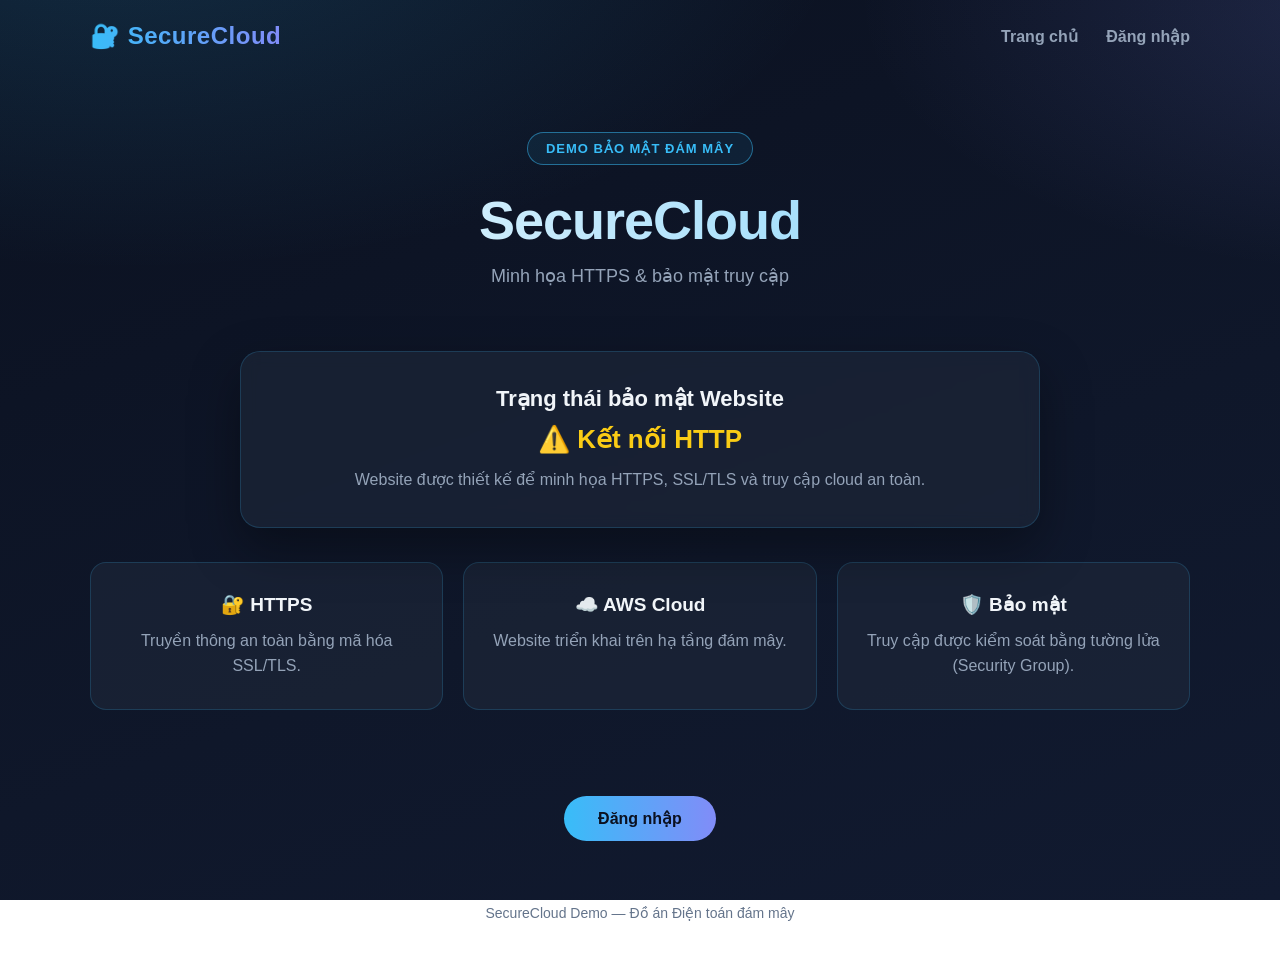
<file: Code/index.html>
<!DOCTYPE html>
<html lang="vi">
<head>
    <meta charset="UTF-8">
    <meta name="viewport" content="width=device-width, initial-scale=1.0">

    <title>SecureCloud - Trang chủ</title>

    <link rel="stylesheet" href="css/style.css">
</head>

<body>

<header class="container">
    <div class="logo">🔐 SecureCloud</div>

    <nav>
        <a href="index.html">Trang chủ</a>
        <a href="login.html">Đăng nhập</a>
    </nav>
</header>

<main class="container">

    <section class="hero">

        <div class="badge">
            Demo bảo mật đám mây
        </div>

        <h1>SecureCloud</h1>

        <p>
            Minh họa HTTPS &amp; bảo mật truy cập
        </p>

    </section>

    <section class="status">

        <h2>Trạng thái bảo mật Website</h2>

        <div class="secure">
            🔒 Kết nối an toàn
        </div>

        <p>
            Website được thiết kế để minh họa HTTPS, SSL/TLS
            và truy cập cloud an toàn.
        </p>

    </section>

    <section class="features">

        <div class="feature">
            <h3>🔐 HTTPS</h3>
            <p>
                Truyền thông an toàn
                bằng mã hóa SSL/TLS.
            </p>
        </div>

        <div class="feature">
            <h3>☁️ AWS Cloud</h3>
            <p>
                Website triển khai trên
                hạ tầng đám mây.
            </p>
        </div>

        <div class="feature">
            <h3>🛡️ Bảo mật</h3>
            <p>
                Truy cập được kiểm soát bằng
                tường lửa (Security Group).
            </p>
        </div>

    </section>

    <div class="hero">
        <a href="login.html" class="btn">
            Đăng nhập
        </a>
    </div>

</main>

<footer>
    SecureCloud Demo — Đồ án Điện toán đám mây
</footer>

<script src="js/security.js"></script>

</body>
</html>
</file>
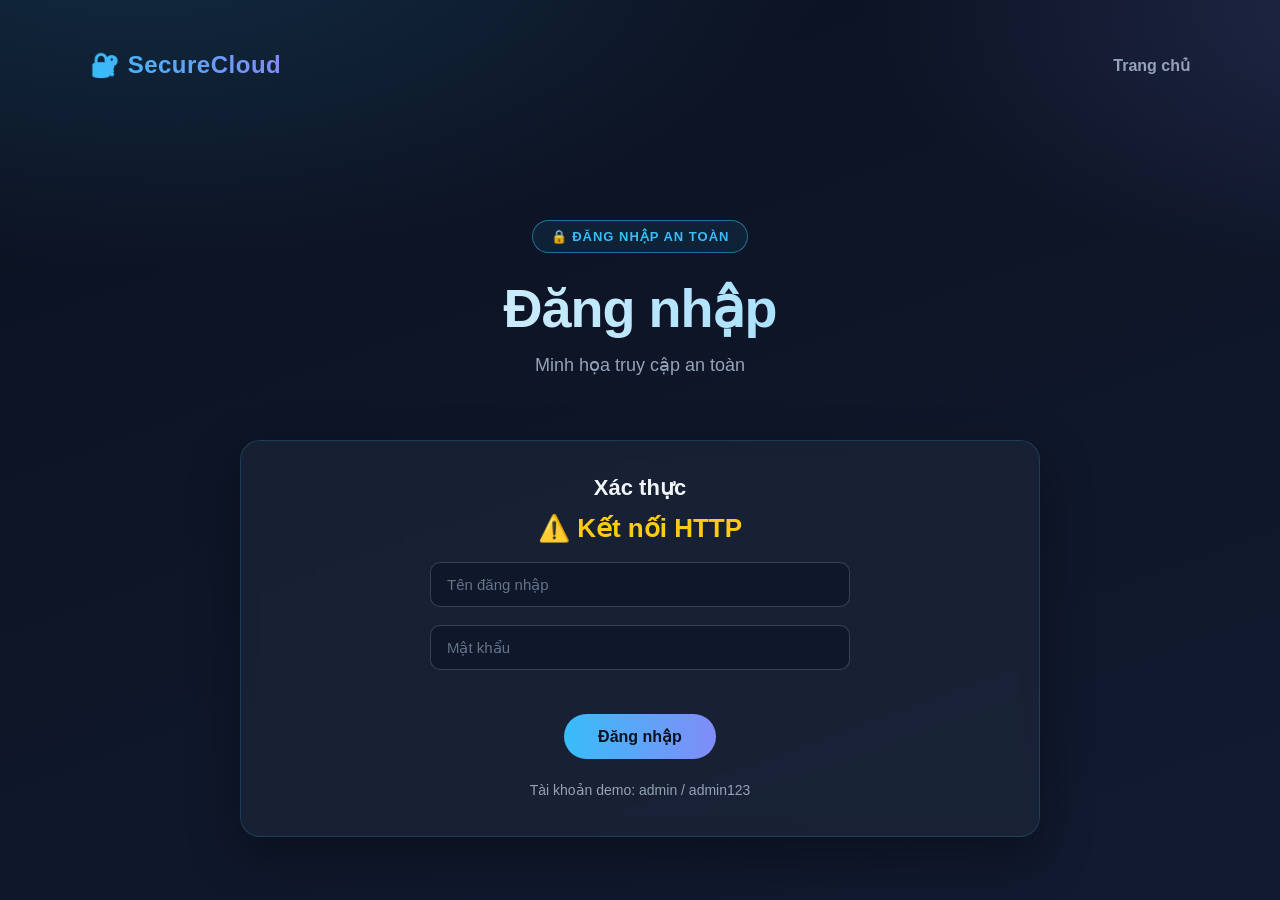
<file: Code/dashboard.html>
<!DOCTYPE html>
<html lang="vi">

<head>
    <meta charset="UTF-8">
    <meta name="viewport" content="width=device-width, initial-scale=1.0">

    <title>SecureCloud - Bảng điều khiển</title>

    <link rel="stylesheet" href="css/style.css">
</head>

<body>

<header class="container">
    <div class="logo">🔐 SecureCloud</div>

    <nav>
        <a href="index.html">Trang chủ</a>
        <a> | </a>
        <a href="#" class="logout-btn">Đăng xuất</a>
    </nav>
</header>

<main class="container">

    <section class="hero">

        <div class="badge">
            🔒 Khu vực được bảo vệ
        </div>

        <h1>Trang chủ sau khi đăng nhập</h1>

        <p>
            Xin chào, <span id="welcomeUser">người dùng</span>
        </p>

    </section>

    <section class="status">

        <h2>Trạng thái bảo mật Website</h2>

        <div class="secure">
            🔒 Kết nối an toàn
        </div>

        <p>
            Trang này chỉ truy cập được sau khi đăng nhập.
        </p>

    </section>

    <section class="features">

        <div class="feature">
            <h3>🔐 Kiểm soát truy cập</h3>
            <p>
                Trang bảo vệ yêu cầu
                đăng nhập thành công.
            </p>
        </div>

        <div class="feature">
            <h3>🔒 HTTPS</h3>
            <p>
                Dữ liệu truyền an toàn
                qua SSL/TLS.
            </p>
        </div>

        <div class="feature">
            <h3>🚪 Phiên đăng nhập</h3>
            <p>
                Phiên kết thúc khi
                bạn bấm Đăng xuất.
            </p>
        </div>

    </section>

    <div class="hero">
        <a href="#" class="logout-btn btn">
            Đăng xuất
        </a>
    </div>

</main>

<footer>
    SecureCloud Demo — Đồ án Điện toán đám mây
</footer>

<script src="js/security.js"></script>

</body>
</html>
</file>
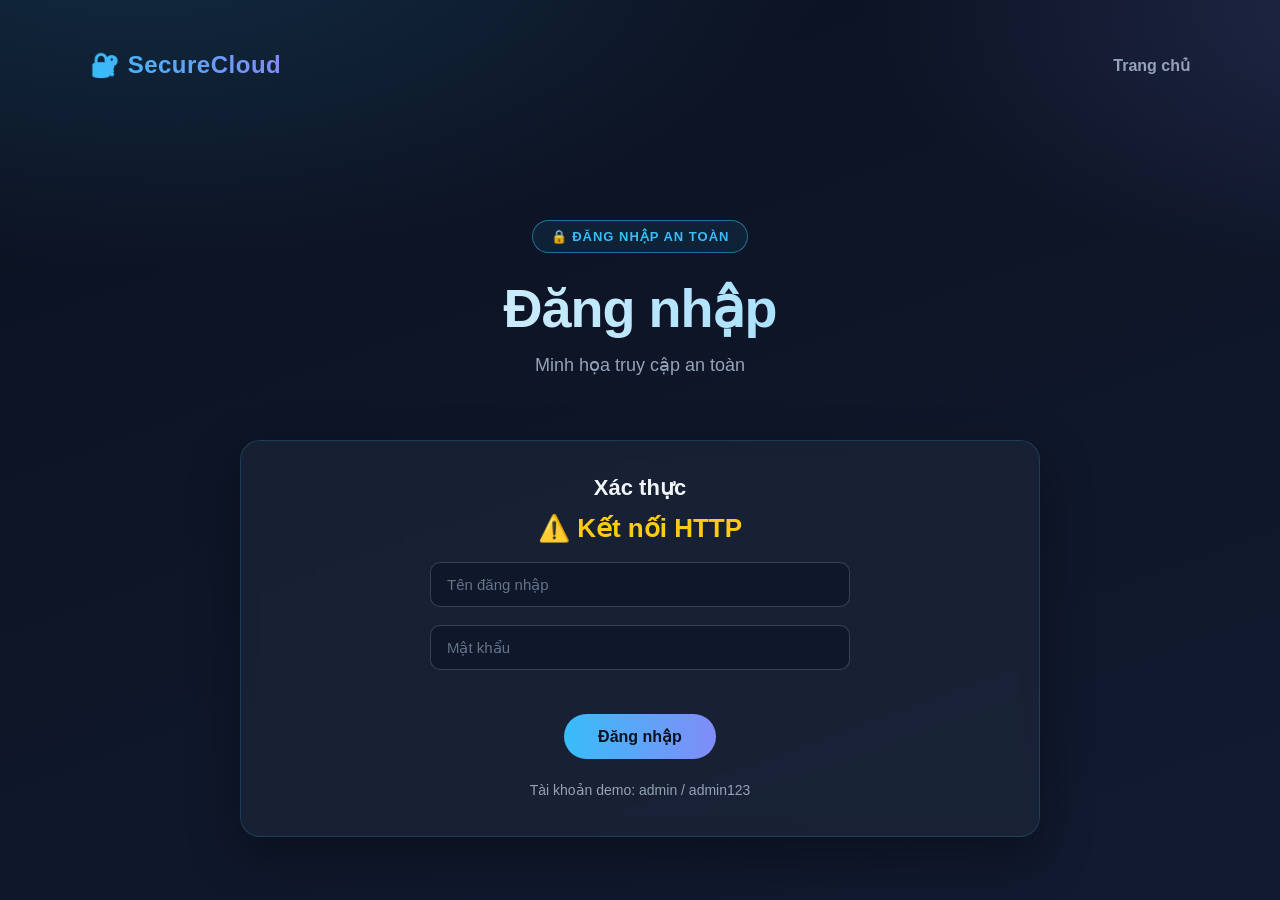
<file: Code/login.html>
<!DOCTYPE html>
<html lang="vi">

<head>
    <meta charset="UTF-8">
    <meta name="viewport" content="width=device-width, initial-scale=1.0">

    <title>SecureCloud - Đăng nhập</title>

    <link rel="stylesheet" href="css/style.css">
</head>

<body>

<header class="container">
    <div class="logo">🔐 SecureCloud</div>

    <nav>
        <a href="index.html">Trang chủ</a>
    </nav>
</header>

<main class="container">

    <section class="hero">

        <div class="badge">
            🔒 Đăng nhập an toàn
        </div>

        <h1>Đăng nhập</h1>

        <p>
            Minh họa truy cập an toàn
        </p>

    </section>

    <section class="status">

        <h2>Xác thực</h2>

        <div class="secure">
            🔒 Kết nối an toàn
        </div>

        <form id="loginForm">

            <div class="field">
                <input
                    type="text"
                    id="username"
                    placeholder="Tên đăng nhập"
                    required
                >
            </div>

            <div class="field">
                <input
                    type="password"
                    id="password"
                    placeholder="Mật khẩu"
                    required
                >
            </div>

            <button
                type="submit"
                class="btn"
            >
                Đăng nhập
            </button>

        </form>

        <p id="loginMessage"></p>

        <p class="hint">
            Tài khoản demo: admin / admin123
        </p>

    </section>

</main>

<script src="js/security.js"></script>

</body>
</html>
</file>
<file: Code/css/style.css>
* {
    margin: 0;
    padding: 0;
    box-sizing: border-box;
}

:root {
    --bg: #0b1120;
    --card: rgba(30, 41, 59, 0.6);
    --card-border: rgba(56, 189, 248, 0.18);
    --text: #f1f5f9;
    --muted: #94a3b8;
    --accent: #38bdf8;
    --accent-2: #818cf8;
    --green: #4ade80;
    --yellow: #facc15;
    --red: #f87171;
}

body {
    font-family: "Segoe UI", Roboto, "Helvetica Neue", Arial, sans-serif;
    background:
        radial-gradient(1200px 600px at 10% -10%, rgba(56, 189, 248, 0.16), transparent 60%),
        radial-gradient(1000px 500px at 110% 0%, rgba(129, 140, 248, 0.16), transparent 55%),
        linear-gradient(160deg, #0b1120 0%, #0f172a 60%, #111a30 100%);
    background-attachment: fixed;
    color: var(--text);
    min-height: 100vh;
    display: flex;
    flex-direction: column;
}

.container {
    width: 90%;
    max-width: 1100px;
    margin: auto;
}

header {
    padding: 22px 0;
    display: flex;
    justify-content: space-between;
    align-items: center;
}

.logo {
    font-size: 24px;
    font-weight: 800;
    letter-spacing: 0.5px;
    background: linear-gradient(90deg, var(--accent), var(--accent-2));
    -webkit-background-clip: text;
    background-clip: text;
    color: transparent;
}

nav a {
    color: var(--muted);
    text-decoration: none;
    margin-left: 24px;
    font-weight: 600;
    transition: color 0.2s;
}

nav a:hover {
    color: var(--accent);
}

.hero {
    text-align: center;
    padding: 60px 20px 30px;
}

.badge {
    display: inline-block;
    padding: 8px 18px;
    border: 1px solid rgba(56, 189, 248, 0.5);
    border-radius: 999px;
    color: var(--accent);
    font-weight: 700;
    letter-spacing: 1px;
    font-size: 13px;
    text-transform: uppercase;
    background: rgba(56, 189, 248, 0.08);
    margin-bottom: 24px;
}

.hero h1 {
    font-size: 54px;
    margin-bottom: 14px;
    letter-spacing: -1px;
    background: linear-gradient(90deg, #f8fafc, #7dd3fc);
    -webkit-background-clip: text;
    background-clip: text;
    color: transparent;
}

.hero p {
    color: var(--muted);
    font-size: 18px;
}

.status {
    margin: 34px auto;
    padding: 34px 30px;
    background: var(--card);
    border: 1px solid var(--card-border);
    border-radius: 20px;
    max-width: 800px;
    text-align: center;
    backdrop-filter: blur(8px);
    box-shadow: 0 20px 50px rgba(0, 0, 0, 0.35);
}

.status h2 {
    font-size: 22px;
    margin-bottom: 12px;
}

.secure {
    color: var(--green);
    font-size: 26px;
    font-weight: 700;
    margin: 10px 0 12px;
}

.status p {
    color: var(--muted);
    line-height: 1.6;
}

.features {
    display: grid;
    grid-template-columns: repeat(3, 1fr);
    gap: 20px;
    margin-top: 28px;
}

.feature {
    background: var(--card);
    border: 1px solid var(--card-border);
    padding: 30px 24px;
    border-radius: 16px;
    text-align: center;
    transition: transform 0.2s ease, box-shadow 0.2s ease, border-color 0.2s ease;
}

.feature:hover {
    transform: translateY(-6px);
    box-shadow: 0 18px 40px rgba(0, 0, 0, 0.35);
    border-color: rgba(56, 189, 248, 0.45);
}

.feature h3 {
    margin-bottom: 12px;
    font-size: 19px;
}

.feature p {
    color: var(--muted);
    line-height: 1.6;
}

.btn {
    display: inline-block;
    margin-top: 26px;
    padding: 13px 34px;
    background: linear-gradient(90deg, var(--accent), var(--accent-2));
    color: #0b1120;
    text-decoration: none;
    border-radius: 999px;
    font-weight: 700;
    font-size: 16px;
    border: none;
    cursor: pointer;
    transition: transform 0.15s ease, box-shadow 0.15s ease, filter 0.15s ease;
}

.btn:hover {
    transform: translateY(-2px);
    box-shadow: 0 12px 30px rgba(56, 189, 248, 0.35);
    filter: brightness(1.05);
}

.field {
    margin: 18px 0;
}

input[type="text"],
input[type="password"] {
    width: 80%;
    max-width: 420px;
    padding: 13px 16px;
    background: #0f172a;
    border: 1px solid rgba(148, 163, 184, 0.3);
    border-radius: 10px;
    color: var(--text);
    font-size: 15px;
    outline: none;
    transition: border-color 0.2s;
}

input[type="text"]:focus,
input[type="password"]:focus {
    border-color: var(--accent);
    box-shadow: 0 0 0 3px rgba(56, 189, 248, 0.15);
}

input::placeholder {
    color: #64748b;
}

#loginMessage {
    margin-top: 20px;
    font-weight: 600;
}

.hint {
    margin-top: 15px;
    color: #64748b;
    font-size: 14px;
}

footer {
    text-align: center;
    margin-top: auto;
    padding: 34px;
    color: #64748b;
    font-size: 14px;
}

@media (max-width: 700px) {
    .features {
        grid-template-columns: 1fr;
    }

    .hero h1 {
        font-size: 40px;
    }
}
</file>
